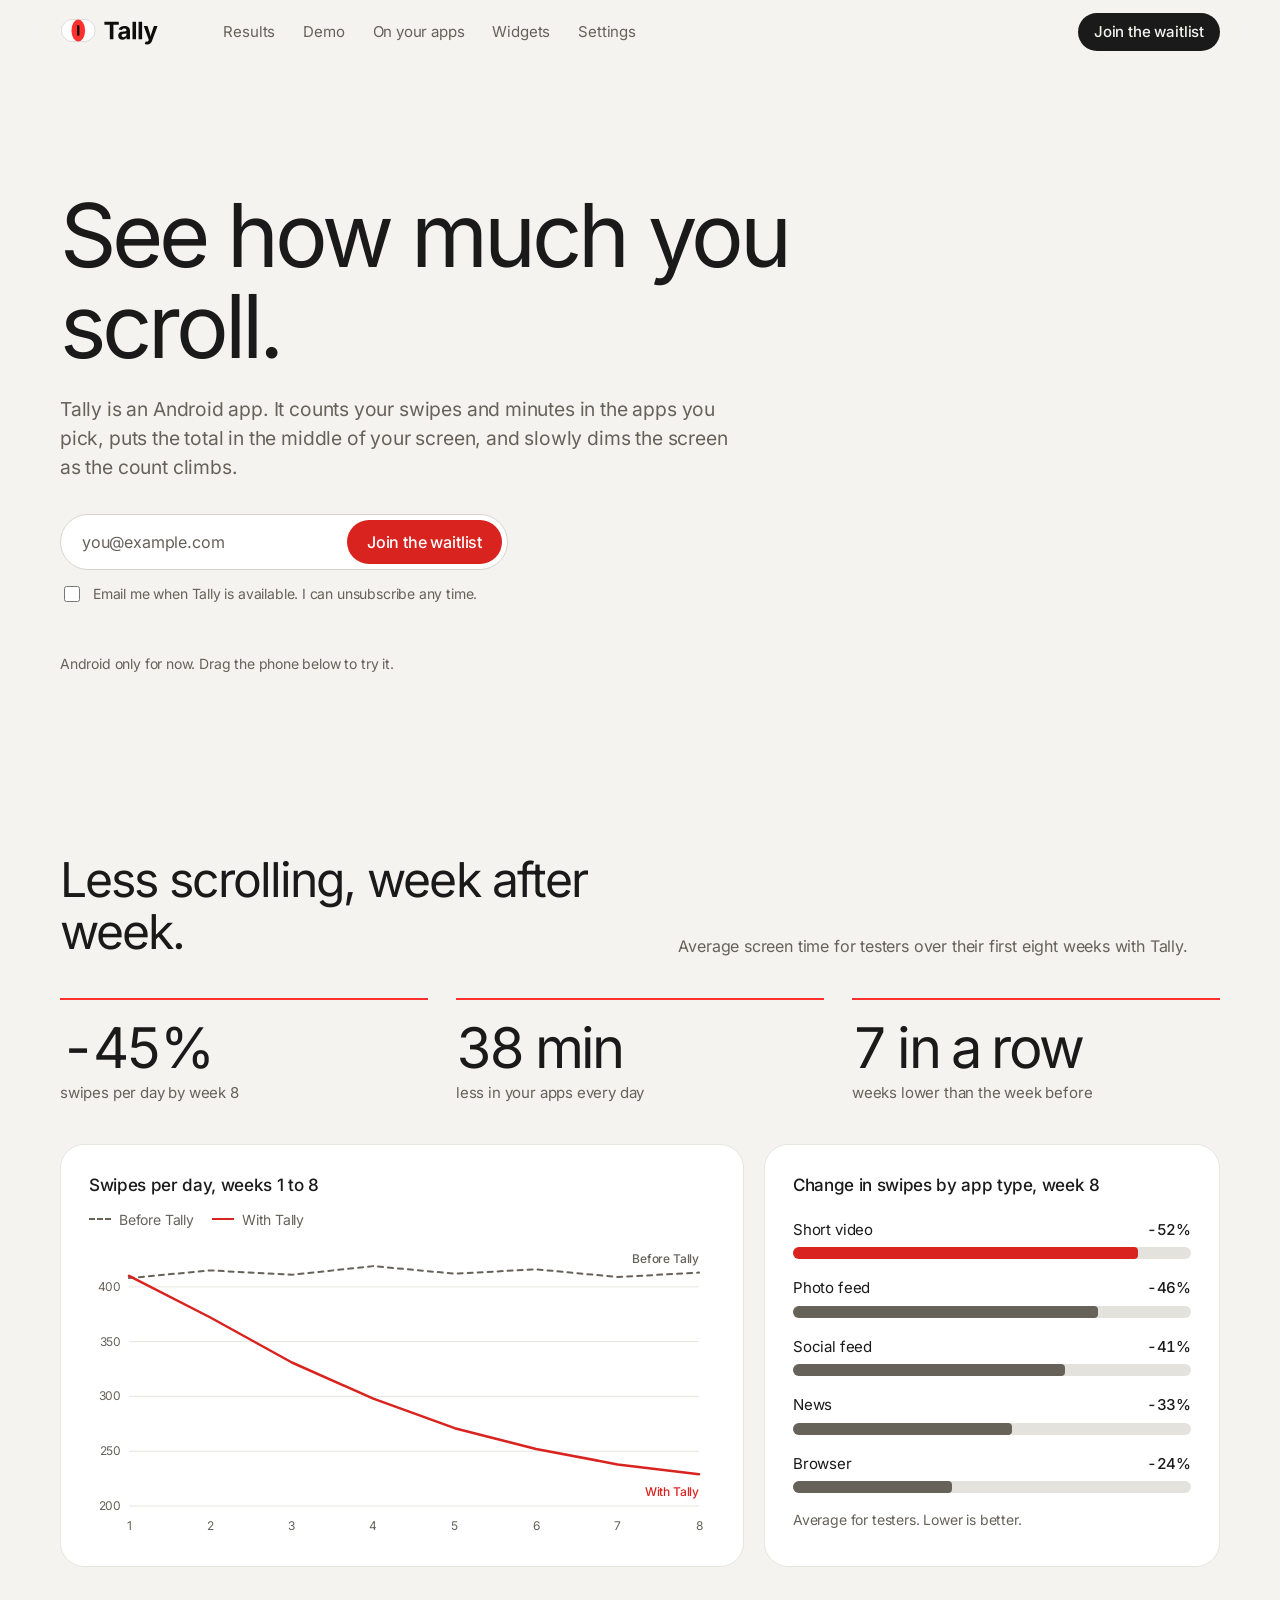
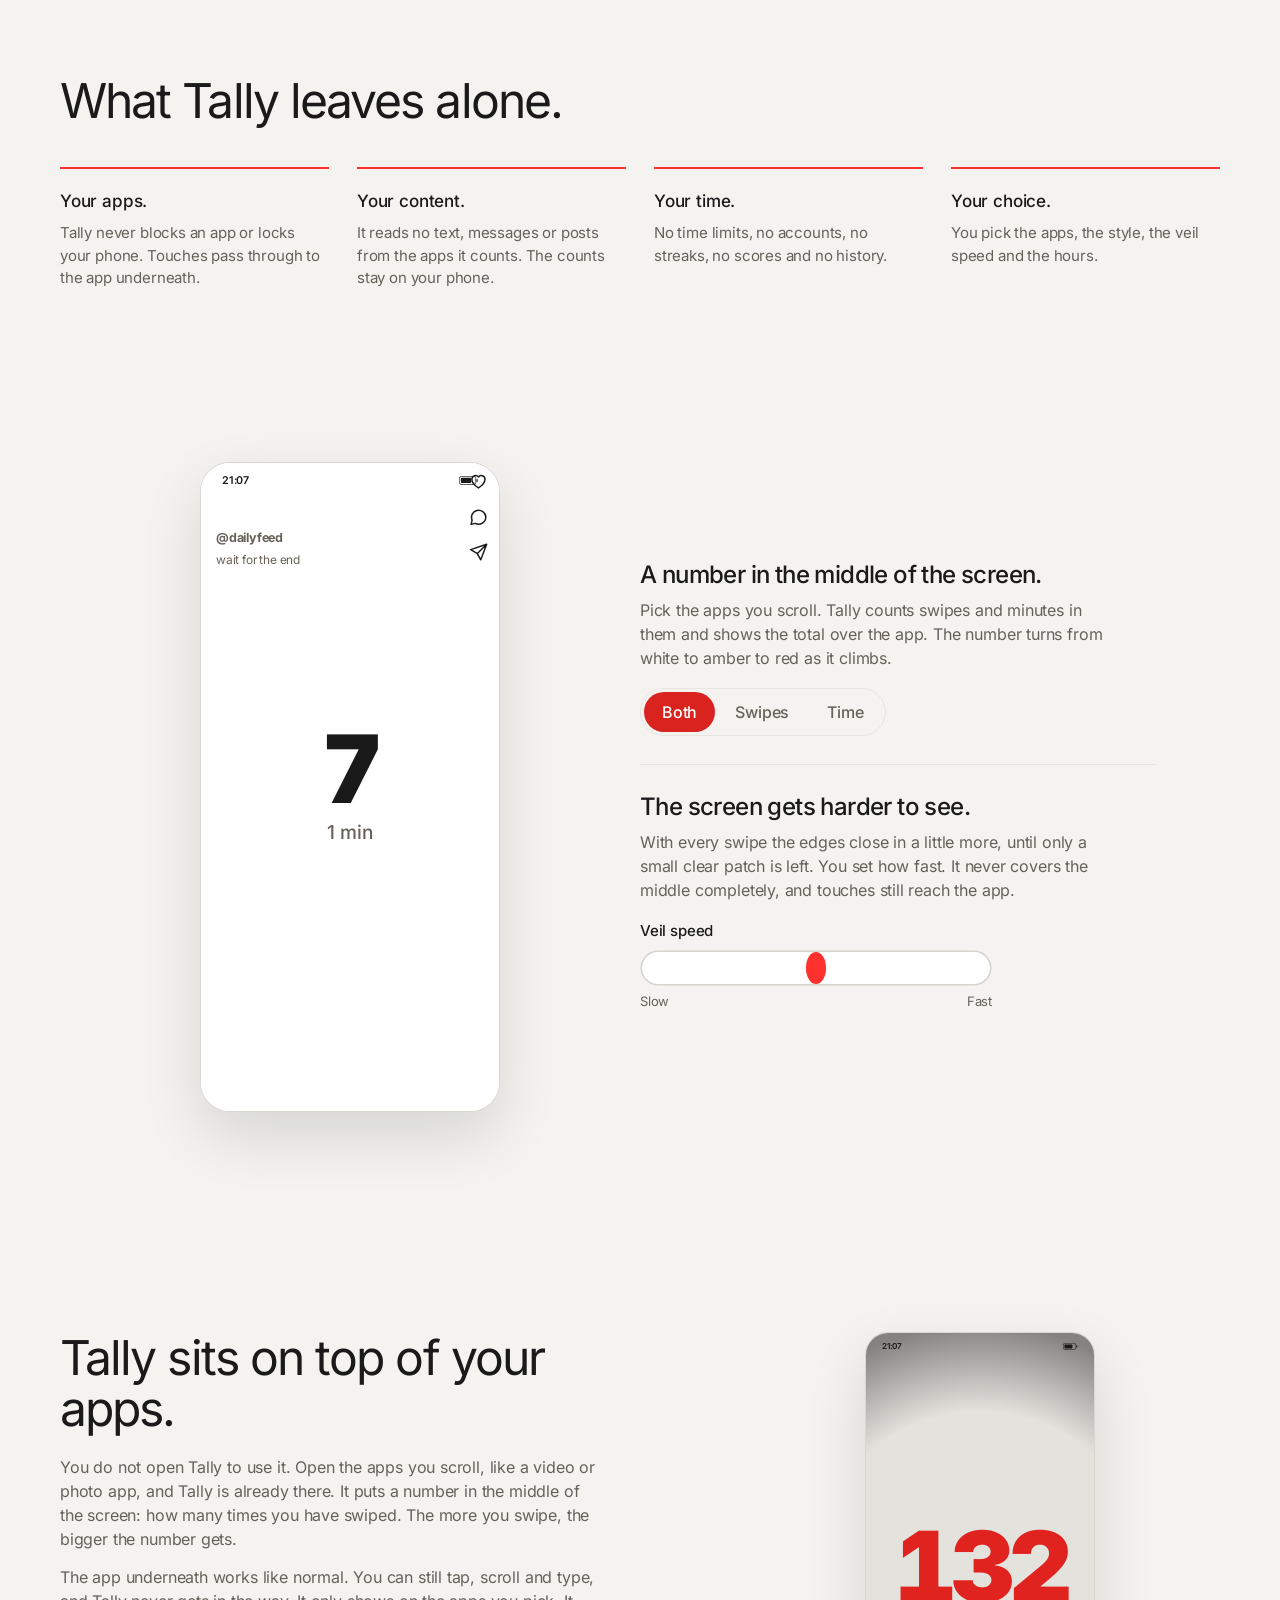
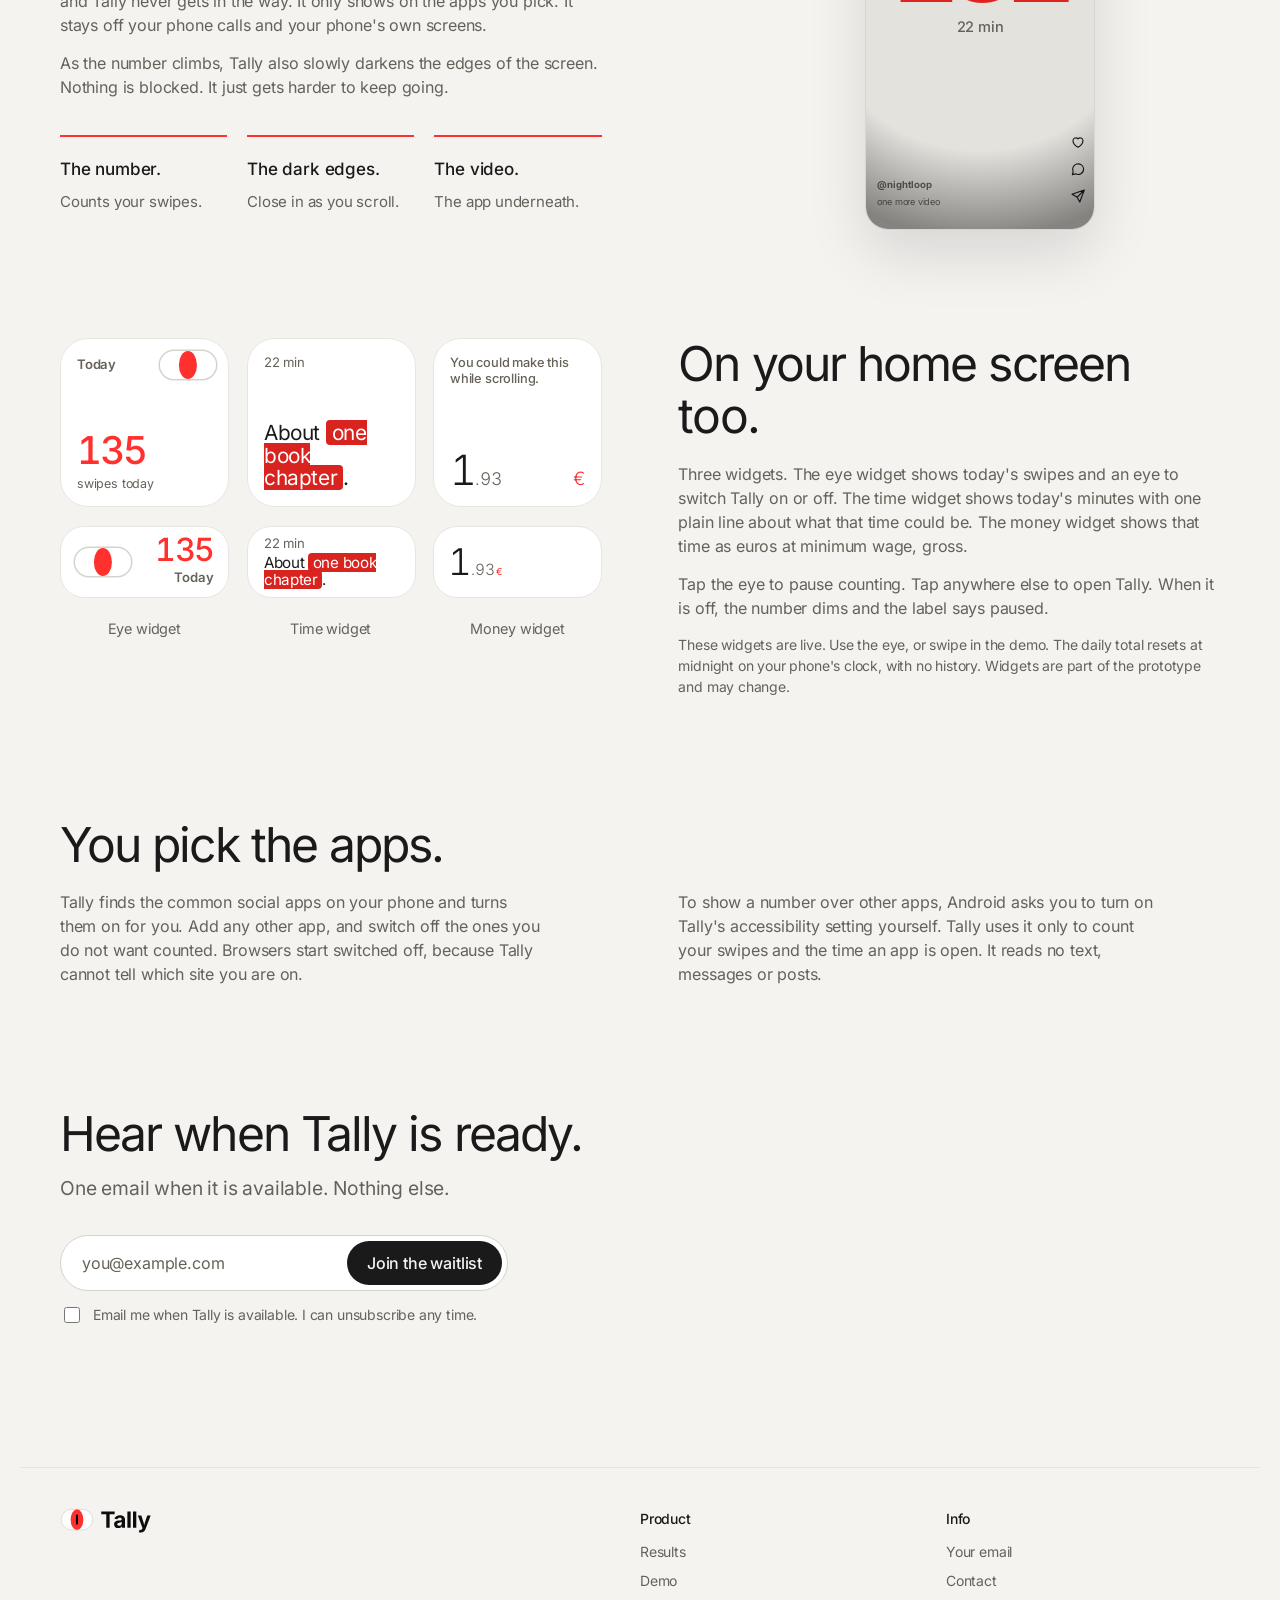
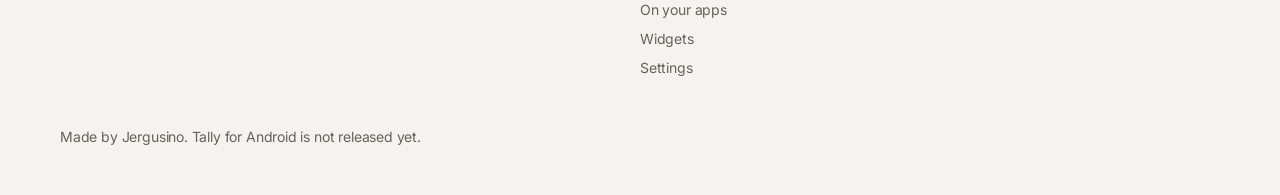
<file: index.html>
<!doctype html>
<html lang="en">
<head>
  <meta charset="utf-8">
  <meta name="viewport" content="width=device-width, initial-scale=1">
  <!-- jergusino.com/tally is served at tally.jergusino.com by a Cloudflare Worker; send old URLs there -->
  <script>if (location.hostname === "jergusino.com") location.replace("https://tally.jergusino.com" + location.pathname.replace(/^\/tally/, "") + location.search + location.hash);</script>
  <link rel="canonical" href="https://tally.jergusino.com/">
  <title>Tally: a number for every swipe. Join the waitlist</title>
  <meta name="description" content="Tally is an Android app that counts your swipes and minutes, shows the total in the middle of your screen and slowly dims the screen as the count climbs. Join the waitlist.">
  <meta name="color-scheme" content="light dark">
  <meta name="theme-color" content="#f4f3f0" media="(prefers-color-scheme: light)">
  <meta name="theme-color" content="#0d0d0d" media="(prefers-color-scheme: dark)">
  <link rel="icon" href="images/favicon.svg" type="image/svg+xml">
  <link rel="icon" href="images/favicon.png" type="image/png">
  <link rel="preload" href="fonts/inter-latin-var.woff2" as="font" type="font/woff2" crossorigin>
  <link rel="stylesheet" href="styles.css?v=23">
</head>
<body>
  <header class="top">
    <div class="wrap bar">
      <a class="logo" href="#top" aria-label="Tally, back to top"><picture><source media="(prefers-color-scheme: dark)" srcset="images/logo-mono-light.svg"><img src="images/logo-mono-dark.svg" alt="Tally" width="140" height="39"></picture></a>
      <nav class="nav-links" aria-label="Sections"><a href="#results">Results</a><a href="#demo">Demo</a><a href="#on-apps">On your apps</a><a href="#widgets">Widgets</a><a href="#settings">Settings</a></nav>
      <a class="pill-link" href="#join">Join the waitlist</a>
      <button class="menu-btn" id="menu-btn" type="button" aria-expanded="false" aria-controls="menu" aria-label="Open menu"><span></span><span></span></button>
    </div>
    <nav class="menu" id="menu" aria-label="Menu" hidden>
      <a href="#results">Results</a><a href="#demo">Demo</a><a href="#on-apps">On your apps</a><a href="#widgets">Widgets</a><a href="#settings">Settings</a>
      <a class="pill-link menu-cta" href="#join">Join the waitlist</a>
    </nav>
  </header>

  <main id="top">
    <section class="wrap intro" id="hero">
        <h1>See how much you scroll.</h1>
        <p class="lede">Tally is an Android app. It counts your swipes and minutes in the apps you pick, puts the total in the middle of your screen, and slowly dims the screen as the count climbs.</p>

        <form class="wishlist-form" id="join" novalidate>
          <div class="pill-field">
            <label class="sr-only" for="email-1">Email</label>
            <input id="email-1" name="email" type="email" autocomplete="email" placeholder="you@example.com" required>
            <button type="submit">Join the waitlist</button>
          </div>
          <label class="consent">
            <input type="checkbox" name="consent">
            <span>Email me when Tally is available. I can unsubscribe any time.</span>
          </label>
          <input class="hp" type="text" name="website" tabindex="-1" autocomplete="off" aria-hidden="true">
          <p class="status" role="status" aria-live="polite"></p>
        </form>
        <p class="small">Android only for now. Drag the phone below to try it.</p>
        <noscript><p class="small">The waitlist form needs JavaScript. Or email <a href="mailto:mail@jergusino.com">mail@jergusino.com</a>.</p></noscript>
    </section>

    <section class="wrap results" id="results" aria-labelledby="results-h">
      <div class="res-head">
        <h2 id="results-h">Less scrolling, week after week.</h2>
        <p>Average screen time for testers over their first eight weeks with Tally.</p>
      </div>
      <div class="res-tiles">
        <div class="tile"><span class="tile-num">-45%</span><span class="tile-cap">swipes per day by week 8</span></div>
        <div class="tile"><span class="tile-num">38 min</span><span class="tile-cap">less in your apps every day</span></div>
        <div class="tile"><span class="tile-num">7 in a row</span><span class="tile-cap">weeks lower than the week before</span></div>
      </div>
      <div class="res-grid">
        <figure class="card chart" id="line-card">
          <figcaption class="card-h">Swipes per day, weeks 1 to 8</figcaption>
          <div class="legend" aria-hidden="true"><span><i class="sw sw-base"></i>Before Tally</span><span><i class="sw sw-with"></i>With Tally</span></div>
          <div class="plot" id="line-plot"></div>
        </figure>
        <figure class="card bars">
          <figcaption class="card-h">Change in swipes by app type, week 8</figcaption>
          <ul class="bar-list" id="bar-list"></ul>
          <p class="small">Average for testers. Lower is better.</p>
        </figure>
      </div>
    </section>

    <section class="wrap never" aria-labelledby="never-h">
      <h2 id="never-h">What Tally leaves alone.</h2>
      <ul>
        <li><strong>Your apps.</strong> Tally never blocks an app or locks your phone. Touches pass through to the app underneath.</li>
        <li><strong>Your content.</strong> It reads no text, messages or posts from the apps it counts. The counts stay on your phone.</li>
        <li><strong>Your time.</strong> No time limits, no accounts, no streaks, no scores and no history.</li>
        <li><strong>Your choice.</strong> You pick the apps, the style, the veil speed and the hours.</li>
      </ul>
    </section>

    <div class="wrap" id="demo">
      <div class="stage">
      <aside class="demo" aria-label="Tally demo">
        <div class="phone">
          <div class="screen" id="screen" tabindex="0" role="group" aria-label="Demo feed. Drag up or down, or press Space, to swipe.">
            <div class="feed" id="feed"></div>
            <div class="veil" id="veil-fx"></div>
            <div class="overlay" id="overlay" aria-hidden="true">
              <span class="rings" id="rings"></span>
              <span class="num" id="num">0</span>
              <span class="mins" id="mins">0 min</span>
            </div>
            <div class="statusbar" aria-hidden="true"><span>21:07</span><svg viewBox="0 0 26 12"><rect x="0.5" y="0.5" width="22" height="11" rx="3" fill="none" stroke="currentColor"/><rect x="2.5" y="2.5" width="14" height="7" rx="1.5"/><rect x="23.5" y="4" width="1.6" height="4" rx="0.6"/></svg></div>
            <p class="hint" id="hint" aria-hidden="true">Swipe up</p>
            <button class="try" id="try" type="button" hidden>Try the demo</button>
          </div>
        </div>
        <p class="sr-only" id="live" role="status" aria-live="polite"></p>
      </aside>

      <div class="features">
        <section class="feat">
          <h2>A number in the middle of the screen.</h2>
          <p>Pick the apps you scroll. Tally counts swipes and minutes in them and shows the total over the app. The number turns from white to amber to red as it climbs.</p>
          <div class="seg" role="group" aria-label="Overlay style">
            <button type="button" data-mode="both" aria-pressed="true">Both</button>
            <button type="button" data-mode="swipes" aria-pressed="false">Swipes</button>
            <button type="button" data-mode="time" aria-pressed="false">Time</button>
          </div>
        </section>

        <section class="feat">
          <h2>The screen gets harder to see.</h2>
          <p>With every swipe the edges close in a little more, until only a small clear patch is left. You set how fast. It never covers the middle completely, and touches still reach the app.</p>
          <div class="slider">
            <label for="speed">Veil speed</label>
            <input id="speed" type="range" min="1" max="5" step="1" value="3">
            <span class="ends"><span>Slow</span><span>Fast</span></span>
          </div>
        </section>
      </div>
      </div>
    </div>

    <section class="wrap gal" id="on-apps" aria-labelledby="onapps-h">
      <div class="gal-head"><h2 id="onapps-h">Tally sits on top of your apps.</h2></div>
      <div class="gal-txt">
        <p>You do not open Tally to use it. Open the apps you scroll, like a video or photo app, and Tally is already there. It puts a number in the middle of the screen: how many times you have swiped. The more you swipe, the bigger the number gets.</p>
        <p>The app underneath works like normal. You can still tap, scroll and type, and Tally never gets in the way. It only shows on the apps you pick. It stays off your phone calls and your phone's own screens.</p>
        <p>As the number climbs, Tally also slowly darkens the edges of the screen. Nothing is blocked. It just gets harder to keep going.</p>
        <ul class="ov-notes">
          <li><strong>The number.</strong> Counts your swipes.</li>
          <li><strong>The dark edges.</strong> Close in as you scroll.</li>
          <li><strong>The video.</strong> The app underneath.</li>
        </ul>
      </div>
      <figure class="gal-media">
        <div class="ov-stage">
          <div class="phone ov-phone" role="img" aria-label="A phone showing a video app. Tally draws a big red number, 132, in the middle of the screen, on top of the video, and the edges of the screen are dark.">
            <div class="screen static">
              <div class="feed"><div class="slide">
                <div class="mock-art"></div>
                <div class="cap"><b>@nightloop</b><span>one more video</span></div>
              </div></div>
              <div class="veil" style="--hole: 62; --a: .42"></div>
              <div class="rail"><svg viewBox="0 0 24 24"><path d="M12 20s-7.5-4.6-7.5-10A4.2 4.2 0 0 1 12 7.4 4.2 4.2 0 0 1 19.5 10c0 5.4-7.5 10-7.5 10z"/></svg><svg viewBox="0 0 24 24"><path d="M20.5 12a8.3 8.3 0 0 1-12.2 7.3L3.5 20.5l1.2-4.4A8.3 8.3 0 1 1 20.5 12z"/></svg><svg viewBox="0 0 24 24"><path d="M21.5 3 10.5 14M21.5 3l-6.8 18-4.2-7.5L3 9.3z"/></svg></div>
              <div class="overlay" style="--c: var(--n-red); --nz: 43"><span class="num">132</span><span class="mins">22 min</span></div>
              <div class="statusbar"><span>21:07</span><svg viewBox="0 0 26 12"><rect x="0.5" y="0.5" width="22" height="11" rx="3" fill="none" stroke="currentColor"/><rect x="2.5" y="2.5" width="14" height="7" rx="1.5"/><rect x="23.5" y="4" width="1.6" height="4" rx="0.6"/></svg></div>
            </div>
          </div>
        </div>
      </figure>
    </section>

    <section class="wrap widgets" id="widgets" aria-labelledby="widgets-h">
      <div class="widgets-grid">
        <h2 id="widgets-h">On your home screen too.</h2>
        <div class="widgets-copy">
          <p>Three widgets. The eye widget shows today's swipes and an eye to switch Tally on or off. The time widget shows today's minutes with one plain line about what that time could be. The money widget shows that time as euros at minimum wage, gross.</p>
          <p>Tap the eye to pause counting. Tap anywhere else to open Tally. When it is off, the number dims and the label says paused.</p>
          <p class="small">These widgets are live. Use the eye, or swipe in the demo. The daily total resets at midnight on your phone's clock, with no history. Widgets are part of the prototype and may change.</p>
        </div>
        <div class="homescreen">
          <div class="wcol">
            <div class="widget w-square">
              <button class="eye small-eye" type="button" role="switch" aria-checked="true" aria-label="Tally on" data-eye></button>
              <span class="w-label">Today</span>
              <span class="w-num" data-today>128</span>
              <span class="w-cap" data-wcap>swipes today</span>
            </div>
            <div class="widget w-small">
              <button class="eye small-eye" type="button" role="switch" aria-checked="true" aria-label="Tally on" data-eye></button>
              <span class="w-right"><span class="w-num" data-today>128</span><span class="w-label">Today</span></span>
            </div>
            <p class="wname">Eye widget</p>
          </div>
          <div class="wcol">
            <div class="widget w-square">
              <span class="w-dur" data-dur>1 h 35 min</span>
              <span class="w-line" data-line>About <mark class="hl">three walks</mark>.</span>
            </div>
            <div class="widget w-small t-small">
              <span class="w-dur" data-dur>1 h 35 min</span>
              <span class="w-line" data-line>About <mark class="hl">three walks</mark>.</span>
            </div>
            <p class="wname">Time widget</p>
          </div>
          <div class="wcol">
            <div class="widget w-square money-sq" role="img" aria-label="EUR 1.84 at minimum wage today, gross">
              <span class="m-cap" aria-hidden="true">You could make this while scrolling.</span>
              <span class="m-row" aria-hidden="true">
                <span class="m-amt" data-money>1<small>.84</small></span>
                <span class="m-eur">€</span>
              </span>
            </div>
            <div class="widget w-small money-sm" role="img" aria-label="EUR 1.84 at minimum wage today, gross">
              <span class="m-row" aria-hidden="true">
                <span class="m-amt" data-money>1<small>.84</small></span>
                <span class="m-eur">€</span>
              </span>
            </div>
            <p class="wname">Money widget</p>
          </div>
        </div>
      </div>
    </section>

    <section class="wrap gal" id="settings" aria-labelledby="settings-h">
      <div class="gal-head"><h2 id="settings-h">You pick the apps.</h2></div>
      <div class="gal-txt">
        <p>Tally finds the common social apps on your phone and turns them on for you. Add any other app, and switch off the ones you do not want counted. Browsers start switched off, because Tally cannot tell which site you are on.</p>
        <p>To show a number over other apps, Android asks you to turn on Tally's accessibility setting yourself. Tally uses it only to count your swipes and the time an app is open. It reads no text, messages or posts.</p>
      </div>
    </section>

    <section class="wrap cta" aria-labelledby="cta-h">
      <h2 id="cta-h">Hear when Tally is ready.</h2>
      <p class="lede">One email when it is available. Nothing else.</p>
      <form class="wishlist-form" novalidate>
        <div class="pill-field">
          <label class="sr-only" for="email-2">Email</label>
          <input id="email-2" name="email" type="email" autocomplete="email" placeholder="you@example.com" required>
          <button type="submit">Join the waitlist</button>
        </div>
        <label class="consent">
          <input type="checkbox" name="consent">
          <span>Email me when Tally is available. I can unsubscribe any time.</span>
        </label>
        <input class="hp" type="text" name="website" tabindex="-1" autocomplete="off" aria-hidden="true">
        <p class="status" role="status" aria-live="polite"></p>
      </form>
    </section>

    <footer class="wrap foot">
      <div class="foot-cols">
        <div class="foot-brand"><picture><source media="(prefers-color-scheme: dark)" srcset="images/logo-mono-light.svg"><img src="images/logo-mono-dark.svg" alt="Tally" width="140" height="39"></picture></div>
        <nav aria-label="Product"><h3>Product</h3><a href="#results">Results</a><a href="#demo">Demo</a><a href="#on-apps">On your apps</a><a href="#widgets">Widgets</a><a href="#settings">Settings</a></nav>
        <nav aria-label="Legal"><h3>Info</h3><a href="#privacy">Your email</a><a href="mailto:mail@jergusino.com">Contact</a></nav>
      </div>
      <p class="foot-line">Made by Jergusino. Tally for Android is not released yet.</p>
    </footer>
  </main>

  <script src="script.js?v=23"></script>
  <script src="demo.js?v=23"></script>
</body>
</html>
</file>
<file: styles.css>
@font-face {
  font-family: "Inter Tally";
  src: url("fonts/inter-latin-var.woff2") format("woff2");
  font-weight: 100 900;
  font-style: normal;
  font-display: swap;
}

@property --hole { syntax: "<number>"; inherits: true; initial-value: 100; }
@property --a { syntax: "<number>"; inherits: true; initial-value: 0; }

:root {
  --bar-h: 64px;
  --bg: #f4f3f0;           /* warm paper */
  --ink: #1a1a1a;
  --muted: #66625a;
  --line: #e7e5e0;
  --surface: #fff;         /* cards and media tiles */
  --field: #fff;
  --ctl: #d6d3cc;          /* control borders */
  --track: #e4e2dd;        /* off switch, quiet fills */
  --pill: #fff;            /* eye switch and slider pill */
  --pill-line: #d6d3cc;    /* its outline, drawn outside so it never cuts the pupil */
  --btn-hover: #3a3a3a;
  --glass: rgba(244, 243, 240, .8);
  --red: #ff312e;
  --red-btn: #d8231f;      /* red behind white text: 5:1 */
  --err: #d92d20;
  --amber: #ffb020;
  --font: "Inter Tally", Inter, system-ui, -apple-system, "Segoe UI", Roboto, sans-serif;
  --ease: cubic-bezier(.2, .7, .2, 1);
}
@media (prefers-color-scheme: dark) {
  :root {
    --bg: #0d0d0d;
    --ink: #ededed;
    --muted: #9a9a9a;
    --line: #2e2e2e;
    --surface: #1c1c1c;
    --field: #0d0d0d;
    --ctl: #3a3a3a;
    --track: #2a2a2a;
    --pill: #ededed;
    --pill-line: transparent;
    --btn-hover: #d4d4d4;
    --glass: rgba(13, 13, 13, .8);
    --err: #ff6b64;
  }
}

* { box-sizing: border-box; -webkit-tap-highlight-color: transparent; }
/* no text or graphics selection, no image dragging; form fields and the email box stay usable */
body, img, svg, picture, figure, .phone, .screen, .feed, .slide, .card, .tile, .widget, .homescreen { -webkit-user-select: none; user-select: none; }
body { -webkit-touch-callout: none; }
img { -webkit-user-drag: none; pointer-events: none; }
input, textarea { -webkit-user-select: text; user-select: text; }
html { color-scheme: light dark; scroll-behavior: smooth; -webkit-text-size-adjust: 100%; }
body { margin: 0; background: var(--bg); color: var(--ink); font: 400 1rem/1.5 var(--font); letter-spacing: -.011em; -webkit-font-smoothing: antialiased; }
h1, h2, h3, p, ul, figure { margin: 0; }
a { color: inherit; text-decoration-color: color-mix(in srgb, var(--ink) 30%, transparent); text-underline-offset: 3px; }
a:hover { text-decoration-color: var(--red); }
button, input { font: inherit; color: inherit; letter-spacing: inherit; }
button { cursor: pointer; }
:focus-visible { outline: 2px solid var(--red); outline-offset: 3px; }
[id] { scroll-margin-top: calc(var(--bar-h) + 16px); }

.wrap { width: 100%; max-width: 1240px; margin: 0 auto; padding: 0 clamp(20px, 4vw, 40px); }
.sr-only { position: absolute; width: 1px; height: 1px; overflow: hidden; clip: rect(0 0 0 0); white-space: nowrap; }
.hp { position: absolute; left: -9999px; width: 1px; height: 1px; opacity: 0; }
.small { font-size: .875rem; color: var(--muted); }

/* header: plain text links, one black pill. No border until you scroll past the top. */
.top { position: sticky; top: 0; z-index: 50; background: var(--glass); -webkit-backdrop-filter: blur(16px); backdrop-filter: blur(16px); }
.top .bar { display: flex; align-items: center; gap: 24px; height: var(--bar-h); }
.logo { display: block; line-height: 0; }
.logo img { height: 28px; width: auto; display: block; }
.nav-links { display: flex; gap: 4px; margin-left: 28px; margin-right: auto; }
.nav-links a { padding: 8px 12px; border-radius: 8px; font-size: .9375rem; color: var(--muted); text-decoration: none; white-space: nowrap; }
.nav-links a:hover, .nav-links a.current { color: var(--ink); }
.nav-links a.current::after { content: ""; display: inline-block; width: 5px; height: 5px; margin-left: 7px; border-radius: 50%; background: var(--red); vertical-align: middle; }
.pill-link { padding: 8px 16px; border-radius: 999px; font-size: .9375rem; font-weight: 500; text-decoration: none; background: var(--ink); color: var(--bg); }
.pill-link:hover { background: var(--btn-hover); }

.menu-btn, .menu { display: none; }

/* hero: one big plain headline */
.intro { padding-top: clamp(64px, 14vh, 160px); padding-bottom: clamp(48px, 8vh, 88px); }
h1 { font-size: clamp(2.75rem, 7vw, 5.5rem); font-weight: 400; letter-spacing: -.045em; line-height: 1.03; max-width: 11em; }
.lede { margin-top: 24px; max-width: 36em; font-size: clamp(1.0625rem, 1.5vw, 1.25rem); line-height: 1.5; color: var(--muted); }
.intro .small { margin-top: 16px; }

/* waitlist form */
.wishlist-form { margin-top: 32px; max-width: 28rem; }
.pill-field { display: flex; align-items: center; gap: 6px; padding: 5px; background: var(--field); border: 1px solid var(--ctl); border-radius: 999px; transition: border-color .25s ease, box-shadow .25s ease; }
.pill-field:focus-within { border-color: var(--red); }
.pill-field.flash { animation: flash .9s ease; }
@keyframes flash { 0%, 100% { box-shadow: 0 0 0 0 transparent; } 30% { box-shadow: 0 0 0 6px color-mix(in srgb, var(--red) 28%, transparent); } }
.pill-field input[type="email"] { flex: 1; min-width: 0; padding: 10px 16px; background: transparent; border: 0; border-radius: 999px; font-size: 1rem; }
.pill-field input::placeholder { color: var(--muted); opacity: 1; }
.pill-field input:focus-visible { outline: none; }
.pill-field button { padding: 10px 20px; border: 0; border-radius: 999px; background: var(--ink); color: var(--bg); font-weight: 500; white-space: nowrap; }
.pill-field button:hover { background: var(--btn-hover); }
.pill-field button:disabled { opacity: .6; cursor: default; }
.consent { display: flex; gap: 10px; align-items: flex-start; margin-top: 14px; font-size: .875rem; line-height: 1.45; color: var(--muted); cursor: pointer; }
.consent input { margin-top: 2px; width: 16px; height: 16px; accent-color: var(--red); flex: none; }
.status { min-height: 1.5em; margin-top: 10px; font-size: .9375rem; }
.status.error { color: var(--err); }

/* stage: one big rounded card, demo phone left, controls right */
.stage { display: grid; grid-template-columns: minmax(0, 1fr) minmax(0, 1fr); }
.demo { position: sticky; top: calc(var(--bar-h) + 8px); align-self: start; display: grid; justify-items: center; align-content: start; gap: 16px; padding: clamp(28px, 5vw, 64px) clamp(20px, 4vw, 48px); }
.features { padding: clamp(16px, 3vw, 40px) clamp(24px, 5vw, 72px) clamp(16px, 3vw, 40px) 0; align-self: center; }
.feat { padding: 28px 0; border-top: 1px solid var(--line); }
.feat:first-child { border-top: 0; }
.feat h2 { font-size: clamp(1.25rem, 2vw, 1.5rem); font-weight: 500; letter-spacing: -.025em; line-height: 1.2; }
.feat p { margin-top: 8px; color: var(--muted); max-width: 30rem; }

#join .pill-field button { background: var(--red-btn); color: #fff; }
#join .pill-field button:hover { background: var(--red); }
/* margin, not padding: the nav scrolls to the box's top edge, so padding would push the phone off the bottom of the screen */
#demo { margin-top: clamp(72px, 12vh, 136px); padding-bottom: clamp(24px, 4vw, 48px); }

/* money widget: caption, amount bottom-left, red euro on the same baseline bottom-right */
.money-sq .m-cap { position: absolute; top: 16px; left: 16px; right: 16px; font-size: .8rem; font-weight: 500; line-height: 1.25; color: var(--muted); }
.money-sq .m-row { position: absolute; left: 16px; right: 16px; bottom: 16px; display: flex; justify-content: space-between; align-items: baseline; }
.money-sq .m-amt { font-size: 25cqw; font-weight: 300; letter-spacing: -.05em; line-height: .9; white-space: nowrap; font-variant-numeric: tabular-nums; }
.money-sq .m-eur { color: var(--red); font-size: 11cqw; font-weight: 300; line-height: .9; }
.money-sm { display: flex; align-items: center; padding: 0 16px; }
.money-sm .m-amt { font-size: 2.3rem; font-weight: 300; letter-spacing: -.04em; line-height: .9; white-space: nowrap; font-variant-numeric: tabular-nums; }
.money-sm .m-row { position: static; display: flex; align-items: baseline; gap: .1em; }
.money-sm .m-eur { color: var(--red); font-size: .6em; }
.m-amt small, .money-sq .m-cap + .m-row .m-amt small { font-size: .42em; font-weight: 300; letter-spacing: 0; color: var(--muted); }
/* the red chips in the time sentence, like the app */
mark.hl { background: var(--red-btn); color: #fff; border-radius: 4px; padding: 0 .3em; }

/* controls */
.seg { display: inline-flex; margin-top: 18px; padding: 3px; gap: 2px; background: var(--bg); border: 1px solid var(--line); border-radius: 999px; }
.seg button { padding: 8px 18px; border: 0; border-radius: 999px; background: transparent; font-weight: 500; color: var(--muted); transition: background-color .25s ease, color .25s ease; }
.seg button[aria-pressed="true"] { background: var(--red-btn); color: #fff; }
.slider { margin-top: 18px; max-width: 22rem; }
.slider label { display: block; margin-bottom: 10px; font-weight: 500; font-size: .9375rem; }
.slider input { --h: 32px; display: block; width: calc(100% - 4px); margin: 3px 2px; height: var(--h); border-radius: 999px; appearance: none; -webkit-appearance: none; background: var(--pill); box-shadow: 0 0 0 1.5px var(--pill-line); cursor: pointer; }
.slider input::-webkit-slider-runnable-track { height: var(--h); border-radius: 999px; background: transparent; }
.slider input::-moz-range-track { height: var(--h); border-radius: 999px; background: transparent; }
.slider input::-webkit-slider-thumb { appearance: none; -webkit-appearance: none; width: calc(var(--h) * .65); height: var(--h); border: 0; border-radius: 50%; background: var(--red); transition: transform .2s var(--ease); }
.slider input::-moz-range-thumb { width: calc(var(--h) * .65); height: var(--h); border: 0; border-radius: 50%; background: var(--red); }
.slider input:active::-webkit-slider-thumb { transform: scale(1.08, 1.02); }
.slider input:focus-visible { outline: 2px solid var(--red); outline-offset: 5px; }
.slider .ends { display: flex; justify-content: space-between; margin-top: 8px; font-size: .8125rem; color: var(--muted); }

/* sections: small heading left, text right, then a wide media card */
.gal, .widgets { padding-top: clamp(72px, 12vh, 136px); }
.gal { display: grid; grid-template-columns: minmax(0, 1fr) minmax(0, 1fr); grid-template-rows: auto 1fr; column-gap: clamp(32px, 6vw, 96px); row-gap: 20px; align-items: start; }
.gal-head { grid-column: 1; grid-row: 1; }
.gal-txt { grid-column: 1; grid-row: 2; }
.gal-head h2, .widgets h2, .never h2, .cta h2 { font-size: clamp(1.9rem, 3.8vw, 3rem); font-weight: 400; letter-spacing: -.04em; line-height: 1.08; }
.gal-txt p, .widgets-copy p { color: var(--muted); max-width: 34rem; margin: 0 0 14px; }
.gal-media { grid-column: 2; grid-row: 1 / span 2; margin: 0; max-width: 480px; width: 100%; justify-self: end; }
#settings { grid-template-columns: minmax(0, 1fr); }
#settings .gal-head, #settings .gal-txt { grid-column: 1; }
#settings .gal-txt { display: grid; grid-template-columns: repeat(2, minmax(0, 1fr)); column-gap: clamp(32px, 6vw, 96px); }
#settings .gal-txt p { max-width: 30rem; }
.ov-stage { display: flex; justify-content: center; }
.phone.ov-phone { --pw: 230px; width: 230px; max-width: 100%; flex: none; }
.screen.static { cursor: default; touch-action: auto; user-select: auto; -webkit-user-select: auto; }
.screen.static .slide { transition: none; }
.mock-art { position: absolute; inset: 0; background: var(--track); }
.ov-notes { list-style: none; padding: 0; margin: 36px 0 0; display: grid; grid-template-columns: repeat(3, minmax(0, 1fr)); gap: 0 20px; }
.ov-notes li { padding-top: 20px; border-top: 2px solid var(--red); color: var(--muted); font-size: .9375rem; }
.ov-notes strong { display: block; margin-bottom: 8px; font-size: 1.0625rem; font-weight: 500; color: var(--ink); }
@media (max-width: 560px) { .ov-notes { grid-template-columns: minmax(0, 1fr); row-gap: 24px; } }
.gal-media img { display: block; width: 100%; height: auto; }
.cap { margin-top: 12px; font-size: .875rem; color: var(--muted); }
.widgets-grid { display: grid; grid-template-columns: minmax(0, 1fr) minmax(0, 1fr); grid-template-rows: auto 1fr; column-gap: clamp(32px, 6vw, 96px); row-gap: 20px; align-items: start; }
.widgets-copy { grid-column: 2; grid-row: 2; }
.widgets h2 { grid-column: 2; grid-row: 1; }
.widgets-copy .small { font-size: .875rem; }
.homescreen { grid-column: 1; grid-row: 1 / span 2; max-width: 640px; justify-self: start; display: grid; grid-template-columns: repeat(3, minmax(0, 1fr)); gap: clamp(10px, 1.6vw, 18px); padding: 0; width: 100%; }

/* results: made-up charts, right after the demo */
.results { padding-top: clamp(72px, 12vh, 136px); --c-with: var(--red-btn); --c-base: var(--muted); --grid: var(--line); }
@media (prefers-color-scheme: dark) { .results { --c-with: var(--red); } }
.res-head { display: grid; grid-template-columns: minmax(0, 1fr) minmax(0, 1fr); column-gap: clamp(32px, 6vw, 96px); row-gap: 16px; align-items: end; }
.res-head h2 { font-size: clamp(1.9rem, 3.8vw, 3rem); font-weight: 400; letter-spacing: -.04em; line-height: 1.08; }
.res-head p { color: var(--muted); max-width: 34rem; }
.res-tiles { display: grid; grid-template-columns: repeat(3, minmax(0, 1fr)); gap: 0 28px; margin-top: 40px; }
.tile { padding-top: 20px; border-top: 2px solid var(--red); display: grid; gap: 6px; }
.tile-num { font-size: clamp(2.25rem, 4.5vw, 3.5rem); font-weight: 400; letter-spacing: -.05em; line-height: 1; font-variant-numeric: tabular-nums; }
.tile-cap { color: var(--muted); font-size: .9375rem; }
.res-grid { display: grid; grid-template-columns: minmax(0, 3fr) minmax(0, 2fr); gap: 20px; margin-top: 40px; }
.card { margin: 0; padding: clamp(18px, 2.4vw, 28px); background: var(--surface); border: 1px solid var(--line); border-radius: 24px; }
.card-h { font-size: 1.0625rem; font-weight: 500; letter-spacing: -.02em; }
.legend { display: flex; gap: 18px; margin-top: 10px; font-size: .875rem; color: var(--muted); }
.legend span { display: inline-flex; align-items: center; gap: 8px; }
.sw { display: inline-block; width: 22px; height: 0; border-top: 2px solid var(--c-base); }
.sw-base { border-top-style: dashed; }
.sw-with { border-top-color: var(--c-with); }
.plot { position: relative; margin-top: 8px; }
.plot svg { display: block; width: 100%; height: auto; overflow: visible; }
.plot text { font: 400 12px var(--font); fill: var(--muted); }
.plot .gl { stroke: var(--grid); stroke-width: 1; }
.plot .ln-base { fill: none; stroke: var(--c-base); stroke-width: 2; stroke-dasharray: 5 5; stroke-linecap: round; stroke-linejoin: round; }
.plot .ln-with { fill: none; stroke: var(--c-with); stroke-width: 2.5; stroke-linecap: round; stroke-linejoin: round; }
.plot .dot { fill: var(--c-with); stroke: var(--surface); stroke-width: 2; }
.plot .dot-b { fill: var(--c-base); stroke: var(--surface); stroke-width: 2; }
.plot .lab { font-weight: 500; }
.plot .cross { stroke: var(--ctl); stroke-width: 1; }
.tip { position: absolute; z-index: 2; pointer-events: none; padding: 8px 12px; background: var(--ink); color: var(--bg); border-radius: 10px; font-size: .8125rem; line-height: 1.4; white-space: nowrap; transform: translate(-50%, -100%); }
.tip b { font-weight: 600; }
.tip[hidden] { display: none; }
.bar-list { list-style: none; padding: 0; margin: 20px 0 16px; display: grid; gap: 18px; }
.bar-row { display: grid; gap: 6px; }
.bar-top { display: flex; justify-content: space-between; font-size: .9375rem; }
.bar-top span:last-child { font-variant-numeric: tabular-nums; font-weight: 500; }
.bar-track { height: 12px; background: var(--track); border-radius: 0 6px 6px 0; border-radius: 6px; overflow: hidden; }
.bar-fill { height: 100%; width: 0; background: var(--muted); border-radius: 0 4px 4px 0; transition: width .9s var(--ease); }
.bar-fill.hl { background: var(--c-with); }
.bar-row:hover .bar-fill, .bar-row:focus-visible .bar-fill { filter: brightness(1.12); }
.bars .small { margin-top: auto; }

/* what Tally leaves alone: four plain columns */
.never { padding-top: clamp(72px, 12vh, 136px); }
.never ul { list-style: none; padding: 0; margin-top: 40px; display: grid; grid-template-columns: repeat(4, minmax(0, 1fr)); gap: 0 28px; }
.never li { padding-top: 20px; border-top: 2px solid var(--red); color: var(--muted); font-size: .9375rem; }
.never li strong { display: block; margin-bottom: 8px; font-size: 1.0625rem; font-weight: 500; color: var(--ink); }

/* closing call, privacy, footer */
.cta { padding-top: clamp(72px, 12vh, 136px); padding-bottom: clamp(72px, 12vh, 136px); }
.cta .lede { margin-top: 14px; }
.privacy { padding-top: 40px; padding-bottom: 40px; border-top: 1px solid var(--line); display: grid; grid-template-columns: minmax(0, 1fr) minmax(0, 1fr); column-gap: clamp(32px, 6vw, 96px); }
.privacy h2 { font-size: 1.125rem; font-weight: 500; letter-spacing: -.02em; }
.privacy p { margin-top: 0; margin-bottom: 12px; max-width: 36rem; color: var(--muted); font-size: .9375rem; grid-column: 2; }
.privacy h2 { grid-column: 1; grid-row: 1; }
.foot { padding-top: 40px; padding-bottom: 48px; border-top: 1px solid var(--line); font-size: .875rem; color: var(--muted); }
.foot-cols { display: grid; grid-template-columns: minmax(0, 2fr) repeat(2, minmax(0, 1fr)); gap: 32px; }
.foot-cols img { height: 26px; width: auto; display: block; }
.foot-cols nav { display: grid; gap: 8px; align-content: start; }
.foot-cols h3 { margin-bottom: 4px; font-size: .875rem; font-weight: 500; color: var(--ink); }
.foot-cols a { text-decoration: none; }
.foot-cols a:hover { color: var(--ink); }
.foot-line { margin-top: 48px; }

/* the phone: one floating panel, no hardware parts. Its colours follow the page theme. */
.phone {
  --pw: min(300px, calc((100svh - 210px) * 9 / 19.5), 78vw);
  --screen: #fff; --feed: #fff; --pink: #1a1a1a; --pmuted: #66625a; --pline: #d9d6cf;
  --n-white: #1a1a1a; --n-amber: #c46f00; --n-red: #e0231f;
  width: max(var(--pw), 210px);
  aspect-ratio: 9 / 19.5;
  background: var(--screen);
  border: 1px solid var(--pline);
  border-radius: 10% / 4.6%;
  box-shadow: 0 24px 60px rgba(0, 0, 0, .12);
  overflow: hidden;
}
@media (prefers-color-scheme: dark) {
  .phone { --screen: #141414; --feed: #141414; --pink: #f5f5f2; --pmuted: #a3a3a3; --pline: #3d3d3d; --n-white: #fffffa; --n-amber: #ffb020; --n-red: #ff4b47; box-shadow: none; }
}
.screen {
  position: relative; width: 100%; height: 100%; overflow: hidden; container-type: inline-size;
  background: var(--screen); color: var(--pink); touch-action: auto; user-select: none; -webkit-user-select: none; cursor: grab;
  isolation: isolate;
}
.screen.engaged { touch-action: none; }
.screen:active { cursor: grabbing; }
.try { position: absolute; z-index: 6; left: 50%; top: 14cqw; transform: translateX(-50%); padding: 2.6cqw 5cqw; border: 0; border-radius: 999px; background: var(--ink); color: var(--bg); font-size: 4cqw; font-weight: 600; white-space: nowrap; }
.try[hidden] { display: none; }
.screen:focus-visible { outline: 2px solid var(--red); outline-offset: -4px; }
.feed { position: absolute; inset: 0; }
.slide {
  position: absolute; inset: 0; overflow: hidden;
  background: var(--feed);
  transition: transform .34s cubic-bezier(.2, .7, .2, 1);
}
.slide.from-below { transform: translateY(100%); }
.slide.from-above { transform: translateY(-100%); }
.slide .cap { position: absolute; left: 5cqw; right: 22cqw; bottom: 9cqw; z-index: 1; }
.slide .cap b { display: block; font-size: 4.2cqw; font-weight: 700; }
.slide .cap span { display: block; margin-top: 1.2cqw; font-size: 4cqw; color: var(--pmuted); }
.rail { position: absolute; right: 3.5cqw; bottom: 11cqw; z-index: 2; display: grid; gap: 5cqw; }
.rail svg { width: 7cqw; height: 7cqw; fill: none; stroke: var(--pink); stroke-width: 1.7; stroke-linecap: round; stroke-linejoin: round; }

.veil {
  position: absolute; inset: 0; z-index: 3; pointer-events: none;
  --hole: 100; --a: 0;
  background: radial-gradient(circle farthest-corner at 50% 50%, transparent calc(var(--hole) * 1%), rgba(0, 0, 0, var(--a)) calc(var(--hole) * 1% + 32%));
  transition: --hole .5s ease, --a .5s ease;
}

.overlay {
  position: absolute; inset: 0; z-index: 4; pointer-events: none; display: grid; place-content: center; justify-items: center;
  transition: opacity .25s ease;
}
.overlay.hidden { opacity: 0; }
.num {
  position: relative; font-weight: 900; letter-spacing: -.06em; line-height: .9; font-variant-numeric: tabular-nums;
  font-size: calc(var(--nz, 31) * 1cqw); color: var(--c, var(--n-white));
  transition: color .3s ease;
}
.mins { position: relative; margin-top: 2.4cqw; font-size: 6.4cqw; font-weight: 500; color: var(--pmuted); }
.overlay[data-mode="swipes"] .mins, .overlay[data-mode="time"] .num { display: none; }
.overlay[data-mode="time"] .mins { margin-top: 0; font-size: 17cqw; font-weight: 900; letter-spacing: -.05em; color: var(--c, var(--n-white)); }
.rings { position: absolute; left: 50%; top: 50%; width: 0; height: 0; }
.rings::before, .rings::after {
  content: ""; position: absolute; left: 50%; top: 50%; border: 1.5px solid var(--red); border-radius: 50%;
  width: 40cqw; height: 40cqw; margin: -20cqw 0 0 -20cqw; opacity: 0;
}
.rings.pulse::before { animation: ring 1s ease-out; }
.rings.pulse::after { animation: ring 1s .15s ease-out; }
@keyframes ring { 0% { transform: scale(.5); opacity: .8; } 100% { transform: scale(2.3); opacity: 0; } }

.statusbar { position: absolute; left: 0; right: 0; top: 0; z-index: 5; display: flex; justify-content: space-between; align-items: center; padding: 3.2cqw 7cqw 0; font-size: 3.6cqw; font-weight: 600; pointer-events: none; color: var(--pink); }
.statusbar svg { width: 6.5cqw; height: 3cqw; fill: currentColor; }
.hint { position: absolute; z-index: 5; left: 0; right: 0; bottom: 34cqw; text-align: center; font-size: 4cqw; font-weight: 600; pointer-events: none; animation: nudge 1.6s ease-in-out infinite; color: var(--pmuted); }
.hint.gone { display: none; }
@keyframes nudge { 0%, 100% { transform: translateY(0); opacity: .95; } 50% { transform: translateY(-2.4cqw); opacity: .6; } }

/* the eye switch */
.eye {
  --k: 1;
  position: relative; flex: none; width: calc(80px * var(--k)); height: calc(40px * var(--k)); padding: 0; border: 0; border-radius: 999px;
  background: var(--track); overflow: hidden;
  transition: background .25s ease, box-shadow .25s ease;
}
.eye::before {
  content: ""; position: absolute; left: 50%; top: 50%; width: calc(36px * var(--k)); height: calc(3px * var(--k)); border-radius: 999px;
  background: var(--muted); transform: translate(-50%, -50%);
  transition: width .25s ease, height .25s ease, background .25s ease;
}
.eye[aria-checked="true"] { background: var(--pill); box-shadow: 0 0 0 1.5px var(--pill-line); }
.eye[aria-checked="true"]::before { width: calc(26px * var(--k)); height: 100%; background: var(--red); border-radius: 50%; }
.eye.small-eye { --k: .7; }

.wcol { display: grid; gap: clamp(12px, 2.4vw, 20px); align-content: start; }
.wname { text-align: center; font-size: .9rem; color: var(--muted); }
.widget { position: relative; container-type: inline-size; background: var(--surface); border: 1px solid var(--line); width: 100%; color: var(--ink); }
.w-square { aspect-ratio: 1; border-radius: 17cqw; border-radius: 28px; }
.w-small { height: 72px; border-radius: 24px; display: flex; align-items: center; justify-content: space-between; padding: 0 14px; }
.w-square .small-eye { position: absolute; top: 12px; right: 12px; }
.w-label { font-size: .82rem; font-weight: 600; color: var(--muted); }
.w-square .w-label { position: absolute; top: 16px; left: 16px; }
.w-num { display: block; font-weight: 500; letter-spacing: -.05em; line-height: .9; color: var(--red); font-variant-numeric: tabular-nums; transition: color .25s ease; }
.w-square .w-num { position: absolute; left: 16px; bottom: 38px; font-size: clamp(2.4rem, 22cqw, 3.6rem); }
.w-cap { position: absolute; left: 16px; right: 12px; bottom: 14px; font-size: .78rem; line-height: 1.25; color: var(--muted); }
.w-small .w-right { display: grid; justify-items: end; gap: 3px; }
.w-small .w-num { font-size: 2rem; }
.w-num small { font-size: .42em; font-weight: 700; letter-spacing: 0; }
.w-dur { font-size: .82rem; color: var(--muted); line-height: 1.2; }
.w-square .w-dur { position: absolute; top: 16px; left: 16px; }
.w-line { color: var(--ink); line-height: 1.08; letter-spacing: -.02em; }
.w-square .w-line { position: absolute; left: 16px; right: 16px; bottom: 16px; font-size: 12.5cqw; }
.t-small { display: grid; align-content: center; justify-items: start; justify-content: start; gap: 4px; padding: 0 16px; }
.t-small .w-line { font-size: .95rem; }
.widget.off .w-num:not(.t) { color: var(--ctl); }


/* money widget: no words; hourglass, arrow, coin, then the amount with a red euro sign */

/* motion */
.pill-link:active, .pill-field button:active, .seg button:active { transform: scale(.97); }
@keyframes rise { from { opacity: 0; transform: translateY(16px); } to { opacity: 1; transform: none; } }
.intro > * { animation: rise .8s var(--ease) both; }
.intro > :nth-child(2) { animation-delay: .08s; }
.intro > :nth-child(3) { animation-delay: .16s; }
.intro > :nth-child(4) { animation-delay: .24s; }
.js .reveal { opacity: 0; transform: translateY(24px); transition: opacity .8s var(--ease), transform .8s var(--ease); }
.js .reveal.shown { opacity: 1; transform: none; }
@media (prefers-reduced-motion: reduce) {
  html { scroll-behavior: auto; }
  .slide, .veil, .overlay, .eye, .eye::before, .num { transition: none; }
  .hint, .rings.pulse::before, .rings.pulse::after, .pill-field.flash { animation: none; }
  .intro > * { animation: none; }
  .js .reveal { opacity: 1; transform: none; transition: none; }
  .pill-link, .pill-field button, .seg button, .pill-link:active, .pill-field button:active, .seg button:active { transition: none; transform: none; }
}

@media (max-width: 1100px) {
  .widgets-grid { grid-template-columns: minmax(0, 1fr); grid-template-rows: none; }
  .widgets-copy, .widgets h2, .homescreen { grid-column: 1; grid-row: auto; }
  .homescreen { margin-top: 16px; max-width: 560px; justify-self: start; }
}
@media (max-width: 720px) {
  .homescreen { grid-template-columns: repeat(2, minmax(0, 1fr)); }
  .wcol:nth-child(3) { grid-column: 1 / -1; grid-template-columns: repeat(2, minmax(0, 1fr)); }
  .wcol:nth-child(3) .wname { grid-column: 1 / -1; }
}
@media (max-width: 900px) {
  :root { --bar-h: 64px; }
  .logo { margin-right: auto; }
  .nav-links, .top .bar > .pill-link { display: none; }
  .menu-btn { display: grid; place-content: center; gap: 6px; width: 44px; height: 44px; margin-right: -10px; padding: 0; border: 0; border-radius: 50%; background: transparent; }
  .menu-btn span { display: block; width: 20px; height: 2px; border-radius: 2px; background: var(--ink); transition: transform .3s var(--ease); }
  .menu-btn[aria-expanded="true"] span:first-child { transform: translateY(4px) rotate(45deg); }
  .menu-btn[aria-expanded="true"] span:last-child { transform: translateY(-4px) rotate(-45deg); }
  .menu-open .top { background: var(--bg); -webkit-backdrop-filter: none; backdrop-filter: none; }
  .menu-open body { overflow: hidden; }
  .menu { position: fixed; inset: var(--bar-h) 0 0; z-index: 49; display: flex; flex-direction: column; padding: 8px clamp(20px, 4vw, 40px) 32px; background: var(--bg); overflow-y: auto; }
  .menu[hidden] { display: none; }
  .menu a:not(.pill-link) { padding: 18px 0; border-bottom: 1px solid var(--line); font-size: 1.75rem; letter-spacing: -.03em; text-decoration: none; }
  .menu-cta { margin-top: auto; padding: 14px 20px; text-align: center; font-size: 1.0625rem; }
  .stage { grid-template-columns: minmax(0, 1fr); }
  .demo { position: static; padding-bottom: 8px; }
  .features { padding: 8px clamp(20px, 5vw, 40px) 24px; }
  .phone { --pw: min(280px, 74vw); }
  .res-head, .res-grid { grid-template-columns: minmax(0, 1fr); }
  .gal, .widgets-grid, .privacy { grid-template-columns: minmax(0, 1fr); grid-template-rows: none; }
  .gal-head, .gal-txt, #settings .gal-head, #settings .gal-txt, .gal-media, .widgets-copy, .widgets h2, .homescreen, .privacy p, .privacy h2 { grid-column: 1; grid-row: auto; }
  .gal-media { margin-top: 16px; max-width: 420px; justify-self: start; }
  #settings .gal-txt { grid-template-columns: minmax(0, 1fr); }
  .never ul { grid-template-columns: repeat(2, minmax(0, 1fr)); row-gap: 28px; }
  .foot-cols { grid-template-columns: repeat(2, minmax(0, 1fr)); }
  .foot-brand { grid-column: 1 / -1; }
}
@media (max-width: 480px) {
  .pill-field { flex-wrap: wrap; border-radius: 24px; }
  .pill-field input[type="email"] { flex: 1 1 100%; }
  .pill-field button { flex: 1 1 100%; }
  .never ul { grid-template-columns: minmax(0, 1fr); }
  .res-tiles { grid-template-columns: minmax(0, 1fr); row-gap: 24px; }
}
</file>
